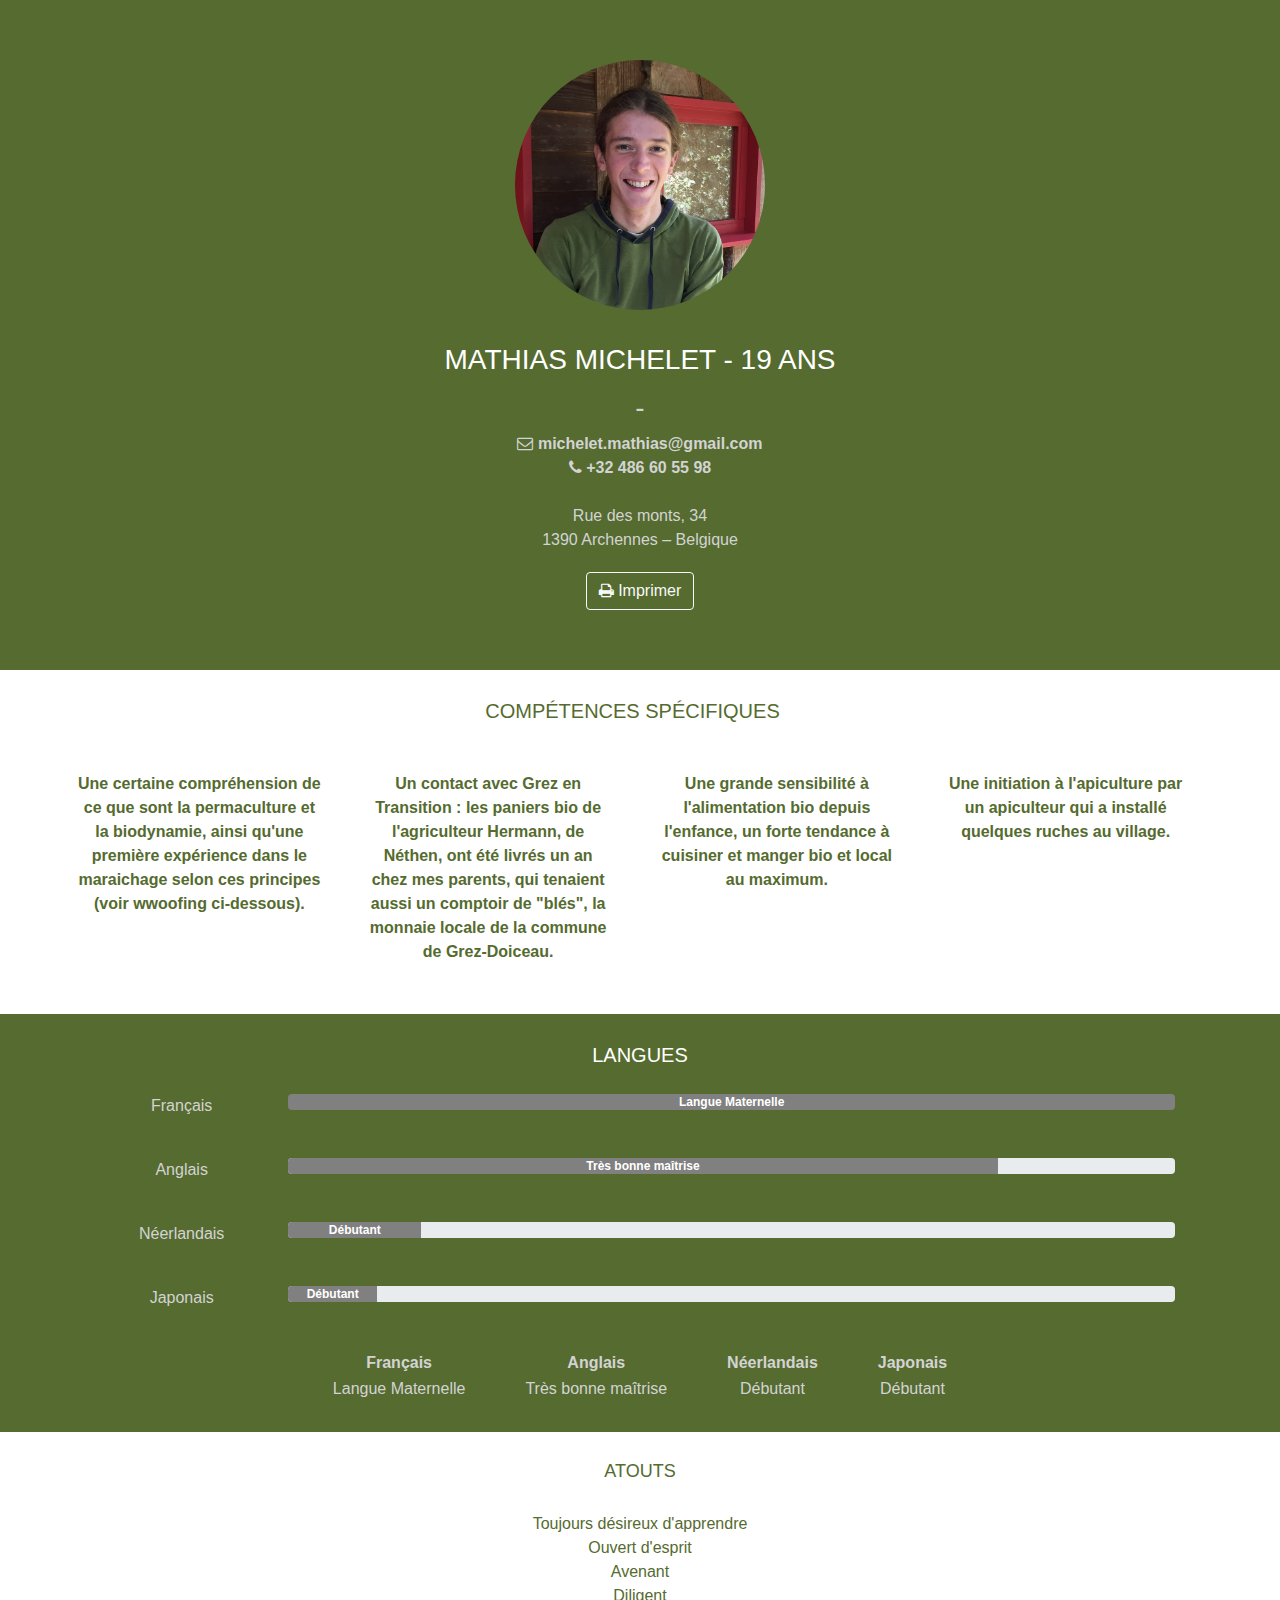
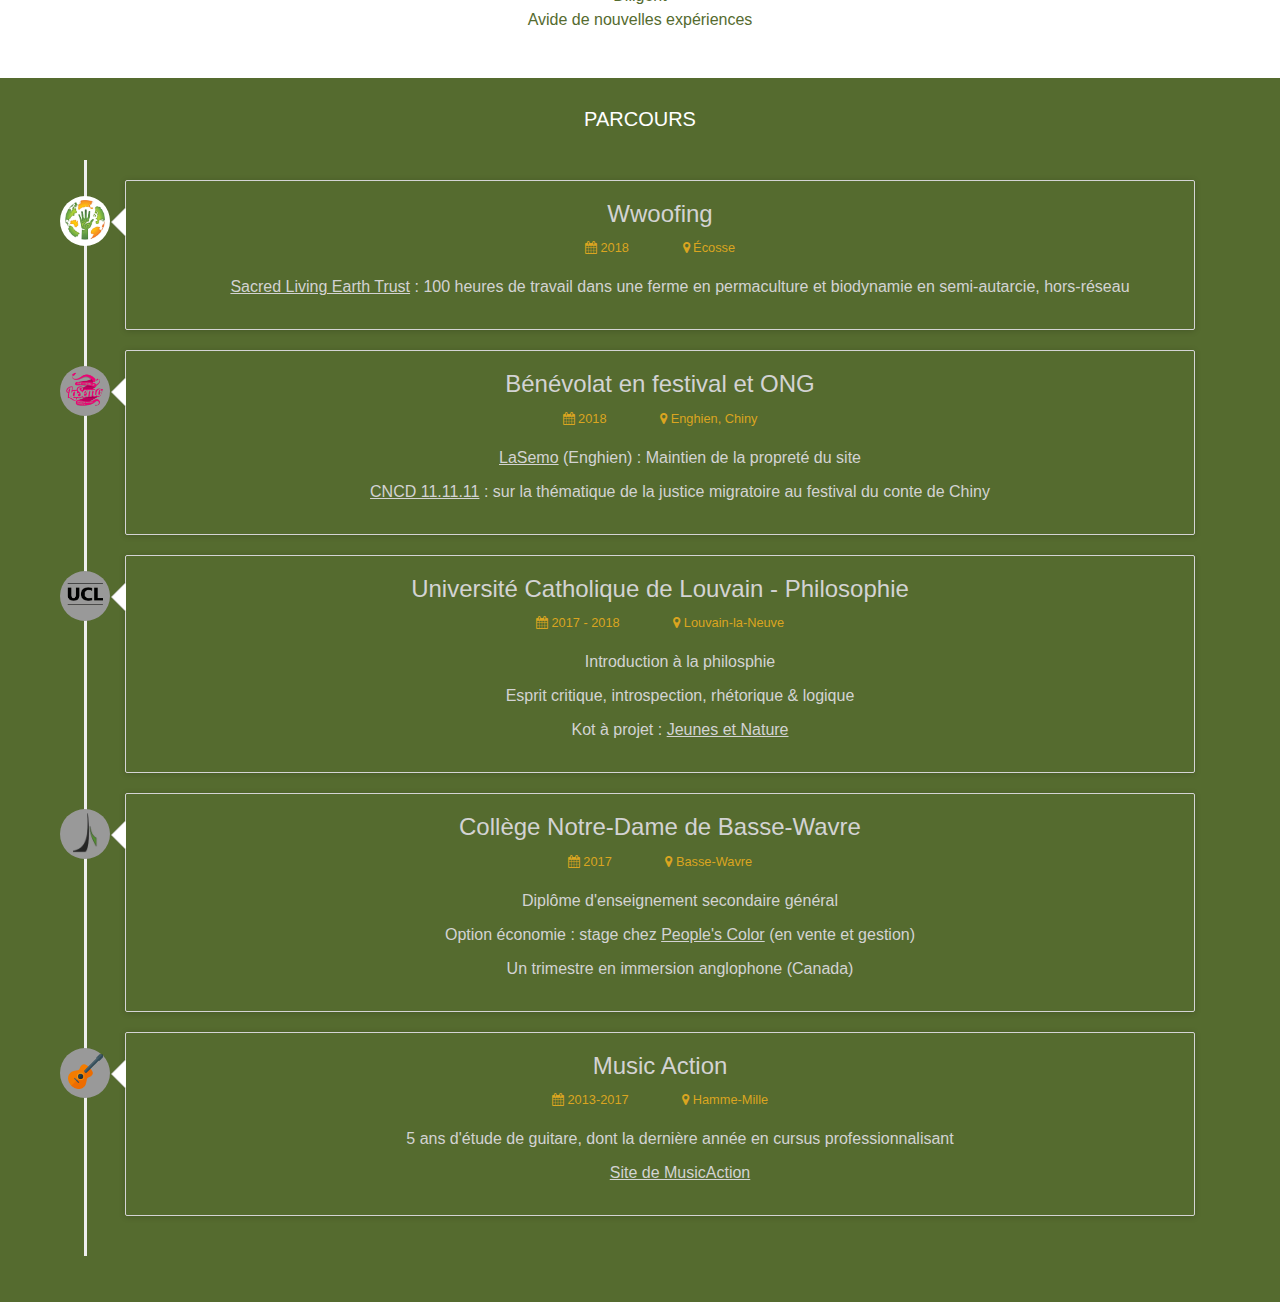
<file: index.html>
<!DOCTYPE html>
<html>
<head>
	<title>Mathias Michelet</title>
	<!-- Required meta tags -->
    <meta charset="utf-8">
    <meta name="viewport" content="width=device-width, initial-scale=1, shrink-to-fit=no">
    <link rel="stylesheet" href="timeline2.css">

    <!-- Bootstrap -->
	<link rel="stylesheet" href="bootstrap.css">
	<link rel="stylesheet" href="style.css">
	<script src="https://code.jquery.com/jquery-3.2.1.slim.min.js" integrity="sha384-KJ3o2DKtIkvYIK3UENzmM7KCkRr/rE9/Qpg6aAZGJwFDMVNA/GpGFF93hXpG5KkN" crossorigin="anonymous"></script>
	<script src="https://cdnjs.cloudflare.com/ajax/libs/popper.js/1.11.0/umd/popper.min.js" integrity="sha384-b/U6ypiBEHpOf/4+1nzFpr53nxSS+GLCkfwBdFNTxtclqqenISfwAzpKaMNFNmj4" crossorigin="anonymous"></script>
	<script src="https://maxcdn.bootstrapcdn.com/bootstrap/4.0.0-beta/js/bootstrap.min.js" integrity="sha384-h0AbiXch4ZDo7tp9hKZ4TsHbi047NrKGLO3SEJAg45jXxnGIfYzk4Si90RDIqNm1" crossorigin="anonymous"></script>
	<link rel="stylesheet" href="https://cdnjs.cloudflare.com/ajax/libs/font-awesome/4.7.0/css/font-awesome.min.css">

	<script type="text/javascript" src="script.js"></script>
	<!--<script type="text/javascript" src="traduction.js"></script>-->

</head>
<body id="body">
	<!--<nav class="navbar sticky-top navbar-expand-lg navbar-dark bg-dark">
		<div class="container">
			<a class="navbar-brand" href="#">Antonin Riche</a>
			<button class="navbar-toggler" type="button" data-toggle="collapse" data-target="#navbarToggler" aria-controls="navbarToggler" aria-expanded="false" aria-label="Toggle navigation">
				<span class="navbar-toggler-icon"></span>
			</button>
		</div>
		<div class="collapse navbar-collapse" id="navbarToggler">
			<ul class="navbar-nav mr-auto mt-2 mt-lg-0">
			  <li class="nav-item">
			    <a class="nav-link" href="#">Compétences</a>
			  </li>
			</ul>
		</div>
	</nav>-->

	<div class="container-fluid primary" id="section_head">
		<!--<div class="pull-right row noPrint">
			<select class="form-control" id="lang_field">
				<option value="fr">FR</option>
				<option value="en">EN</option>
			</select>
		</div>-->
		<div class="container">
			<img src="id.JPG" class="image-circle">
			<h1>Mathias Michelet - 19 ans</h1>
			<!--<h2>Recherche un job étudiant dans le maraichage bio jusqu'au 13 septembre</h2>-->
			<h3> - </h3>
			<!--<h2 traduction="dev">- Développeur -</h2>-->
			<div>
					<a href="mailto:michelet.mathias@gmail.com" ><i class="fa fa-envelope-o"></i> michelet.mathias@gmail.com</a><br>
					<a href="tel:+32486605598" ><i class="fa fa-phone"></i> +32 486 60 55 98</a>
			</div>
			<br>
			<div>
				Rue des monts, 34<br>
				1390 Archennes – <span traduction="belgium">Belgique</span>

			</div>

			<div id="editor"></div>
			<div class="noPrint">
				<!--<a href="CV.pdf" target="_blank">-->
				<button class="btn btn-outline-light" id="download" ><i class="fa fa-print"></i> <span traduction="download" onclick="print()">Imprimer</span></button>
				<!--</a>-->
			</div>
			<div class="noScreen">
				<br>
				<button class="btn btn-outline-dark"><a>mathiis1999.github.io/CV/</a></button>
			</div>
		</div>
	</div>
	<div class="container-fluid contrast" id="section_skills">
		<div class="container" style="padding-left: 0px;">
			<h1 traduction="skills">Compétences spécifiques</h1>
			<div class="row noPrint">
				<div class="col-sm-3 cell">
 					<b class="skill">Une certaine compréhension de ce que sont la permaculture et la biodynamie, ainsi qu'une première expérience dans le maraichage selon ces principes (voir wwoofing ci-dessous).</b>
				</div>
				<div class="col-sm-3 cell">
 					<b class="skill">Un contact avec Grez en Transition : les paniers bio de l'agriculteur Hermann, de Néthen, ont été livrés un an chez mes parents, qui tenaient aussi un comptoir de "blés", la monnaie locale de la commune de Grez-Doiceau.</b>
				</div>
				<div class="col-sm-3 cell">
					<b class="skill">Une grande sensibilité à l'alimentation bio depuis l'enfance, un forte tendance à cuisiner et manger bio et local au maximum.</b>
				</div>
				<div class="col-sm-3 cell">
 					<b class="skill">Une initiation à l'apiculture par un apiculteur qui a installé quelques ruches au village.</b>
				</div>
			</div>
			<div class="noScreen" id="print_skills"></div>
		</div>
	</div>
	<!--<span class="noPrint"><hr></span>-->

	<div class="container-fluid primary" id="section_langue">
		<div class="container">
			<h1 traduction="languages" >Langues</h1>
			<div class="noPrint" id="languages_screen">
				<div class="row cell">
					<div class="col-sm-2">
						<span traduction="french" >Français</span>
					</div>
					<div class="col-sm-10">
						<div class="progress">
								<div class="progress-bar" role="progressbar" style="width: 100%; background-color: gray;" aria-valuenow="100" aria-valuemin="0" aria-valuemax="100">
									<b traduction="mother-tongue">Langue Maternelle</b>
								</div>
						</div>
					</div>
				</div>
				<div class="row cell">
					<div class="col-sm-2" >
						<span traduction="english" >Anglais</span>
					</div>
					<div class="col-sm-10">
						<div class="progress">
								<div class="progress-bar" role="progressbar" style="width: 80%;background-color: gray;" aria-valuenow="65" aria-valuemin="0" aria-valuemax="100">
									<b>Très bonne maîtrise</span></b>
								</div>
						</div>
					</div>
				</div>
				<div class="row cell">
					<div class="col-sm-2" >
						<span traduction="english" >Néerlandais</span>
					</div>
					<div class="col-sm-10">
						<div class="progress">
								<div class="progress-bar" role="progressbar" style="width: 15%;background-color: gray;" aria-valuenow="65" aria-valuemin="0" aria-valuemax="100">
									<b>Débutant</span></b>
								</div>
						</div>
					</div>
				</div>
				<div class="row cell">
					<div class="col-sm-2" >
						<span traduction="english" >Japonais</span>
					</div>
					<div class="col-sm-10">
						<div class="progress">
								<div class="progress-bar" role="progressbar" style="width: 10%;background-color: gray;" aria-valuenow="65" aria-valuemin="0" aria-valuemax="100">
									<b>Débutant</span></b>
								</div>
						</div>
					</div>
				</div>
			</div>
			<div class="noPrint languages_print" id="languages_print">
				<center>
					<table>
						<tr>
							<td><b><span traduction="french" >Français</span></b></td>
							<td><b><span traduction="english" >Anglais</span></b></td>
							<td><b><span traduction="english" >Néerlandais</span></b></td>
							<td><b><span traduction="english" >Japonais</span></b></td>
						</tr>
						<tr>
							<td><span traduction="mother-tongue" >Langue Maternelle</span></td>
							<td>Très bonne maîtrise</td>
							<td>Débutant</td>
							<td>Débutant</td>
						</tr>
					</table>
				</center>
			</div>
			<div class="noScreen languages_print">
				<center>
					<table>
						<tr>
							<td><b><span traduction="french" >Français</span></b></td>
							<td><b><span traduction="english" >Anglais</span></b></td>
							<td><b><span traduction="english" >Néerlandais</span></b></td>
							<td><b><span traduction="english" >Japonais</span></b></td>
						</tr>
						<tr>
							<td><span traduction="mother-tongue" >Langue Maternelle</span></td>
							<td>Très bonne maitrise</td>
							<td>Débutant</td>
							<td>Débutant</td>
						</tr>
					</table>
				</center>
			</div>
		</div>
	</div>

	<div class="container-fluid contrast" id="section_soft_skills">
		<div class="container">
			<h2 traduction="soft_skills" >Atouts</h2>
			<ul style="list-style: none; padding-left: 0px; margin-top: 30px;">
				<li traduction="Curious">Toujours désireux d'apprendre</li>
				<li traduction="Open minded">Ouvert d'esprit</li>
				<li traduction="persistent" >Avenant</li>
				<li traduction="reliable">Diligent</li>
				<li traduction="challenge">Avide de nouvelles expériences</li>
			</ul>
		</div>
	</div>

	<div class="container-fluid primary" id="section_experience">
		<div class="container">
			<h1 traduction="experience">Parcours</h1>

			<ul class="timeline">
				<li>
					<div class="timeline-badge white"><img class="greyOnPrint" style="margin-top: -5px;" width=40 src="images/woofing.png" /></div>
					<div class="timeline-panel">
					<div class="timeline-heading">
						<h4 class="timeline-title">Wwoofing</h4>
						<p><small class="text-muted"><i class="fa fa-calendar"></i> 2018
						<span style="margin-right: 50px;"></span>
						<i class="fa fa-map-marker"></i> <span traduction="waver">Écosse</span></small></p>
					</div>
					<div class="timeline-body">
						<p>
							<ul class="timeline-list">
								<li traduction="ipes_content"> <a href="https://sacredlivingearthtrust.org" class="link">Sacred Living Earth Trust</a> : 100 heures de travail dans une ferme en permaculture et biodynamie en semi-autarcie, hors-réseau</li>
							</ul>
						</p>
					</div>
					</div>
				</li>
				<li>
					<div class="timeline-badge"><img class="greyOnPrint" style="margin-top: -5px;" width=40 src="images/festival.png" /></div>
					<div class="timeline-panel">
					<div class="timeline-heading">
						<h4 class="timeline-title">Bénévolat en festival et ONG</h4>
						<p><small class="text-muted"><i class="fa fa-calendar"></i> 2018
						<span style="margin-right: 50px;"></span>
						<i class="fa fa-map-marker"></i> <span traduction="waver">Enghien, Chiny</span></small></p>
					</div>
					<div class="timeline-body">
						<p>
							<ul class="timeline-list">
								<li traduction="ipes_content"><a href="https://www.lasemo.be/mission-valeurs/" class="link">LaSemo</a> (Enghien) : Maintien de la propreté du site </li>
								<li><a href="https://www.cncd.be/-campagne-justice-migratoire-" class="link">CNCD 11.11.11</a> : sur la thématique de la justice migratoire au festival du conte de Chiny</li>
							</ul>
						</p>
					</div>
					</div>
				</li>
				<li>
					<div class="timeline-badge"><img class="greyOnPrint" style="margin-top: -5px;" width=40 src="images/UCL.png" /></div>
					<div class="timeline-panel">
					<div class="timeline-heading">
						<h4 class="timeline-title" traduction="ipl" >Université Catholique de Louvain - Philosophie</h4>
						<p><small class="text-muted"><i class="fa fa-calendar"></i> 2017 - 2018
						<span style="margin-right: 50px;"></span>
						<i class="fa fa-map-marker"></i> <span traduction="brussels">Louvain-la-Neuve</span></small></p>
					</div>
					<div class="timeline-body">
						<p>
							<ul class="timeline-list" traduction="ipl_content">
								<li>Introduction à la philosphie</li>
								<li>Esprit critique, introspection, rhétorique & logique</li>
								<li>Kot à projet : <a href="http://kapuclouvain.be/portfolio-items/kot-jeunes-et-nature/"><u class="link">Jeunes et Nature</u></a></li>
							</ul>
						</p>
					</div>
					</div>
				</li>
				<li>
					<div class="timeline-badge"><img class="greyOnPrint" style="margin-top: -5px;" width=25 src="images/cndbw.png" /></div>
					<div class="timeline-panel">
					<div class="timeline-heading">
						<h4 class="timeline-title">Collège Notre-Dame de Basse-Wavre</h4>
						<p><small class="text-muted"><i class="fa fa-calendar"></i> 2017
						<span style="margin-right: 50px;"></span>
						<i class="fa fa-map-marker"></i> <span traduction="waver">Basse-Wavre</span></small></p>
					</div>
					<div class="timeline-body">
						<p>
							<ul class="timeline-list">
								<li traduction="ipes_content">Diplôme d'enseignement secondaire général</li>
								<li>Option économie : stage chez <a href="http://www.peoplescolor.eu"><u class="link">People's Color</u></a> (en vente et gestion)</li>
								<li>Un trimestre en immersion anglophone (Canada)</li>
							</ul>
						</p>
					</div>
					</div>
				</li>
				<li>
					<div class="timeline-badge"><img class="greyOnPrint" style="margin-top: -5px;" width=35 src="images/guitar.png" /></div>
					<div class="timeline-panel">
					<div class="timeline-heading">
						<h4 class="timeline-title">Music Action</h4>
						<p><small class="text-muted"><i class="fa fa-calendar"></i> 2013-2017
						<span style="margin-right: 50px;"></span>
						<i class="fa fa-map-marker"></i> <span traduction="waver">Hamme-Mille</span></small></p>
					</div>
					<div class="timeline-body">
						<p>
							<ul class="timeline-list">
								<li traduction="ipes_content">5 ans d'étude de guitare, dont la dernière année en cursus professionnalisant</li>
								<li class="noPrint"><a href="http://www.musicactionpro.be/FR/guitare.awp" class="link">Site de MusicAction</a></li>
							</ul>
						</p>
					</div>
					</div>
				</li>
			</ul>
		</div>
	</div>

	<!--<div class="container-fluid" id="section4">
		<div class="container">
			<h1>Portfolio</h1>

			<div class="row">
				<div class="col-lg-3 col-md-4 col-sm-6" >
					<a href="http://bonachatmaurice.com">
						<div class="mycard">
							<img class="card-img-top" src="portfolio/bonachatmaurice.com.jpg" alt="Card image cap"><br>
							<center>bonachatmaurice.com</center>
						</div>
					</a>
				</div>
			</div>
			
		</div>
	</div>

	<div class="container-fluid contrast" id="section_contact">
		<div class="container">
			<h1>Contact</h1>
				<!--<div class="noPrint">
					<form>
						<div class="row">
							<div class="col-md-6">
								<div class="form-group">
									<label for="contact_name">Nom : </label>
									<input type="text" class="form-control" id="contact_name" aria-describedby="name" placeholder="Votre nom">
								</div>
								<div class="form-group">
									<label for="contact_email">Email : </label>
									<input type="email" class="form-control" id="contact_email" aria-describedby="email" placeholder="Votre email">
								</div>
								<button class="btn btn-outline-light" id="sendButon">Envoyer</button>
							</div>
							<div class="col-md-6">
								<div class="form-group">
									<label for="contact_message">Message : </label>
									<textarea class="form-control" id="contact_message" rows="10"></textarea>
								</div>
							</div>
						</div>
					</form>
					<hr>
				</div>-->
			<!--<center>
				<ul>
					<li><a href="mailto:michelet.mathias@gmail.com"><i class="fa fa-envelope-o"></i> michelet.mathias@gmail.com</li>
					<li><a href="tel:+32486605598"><i class="fa fa-phone"></i> +32 486 60 55 98</li>
				</ul>-->
			</center>

		</div>
		<!--<hr>-->
	</div>


</body>
</html>
</file>
<file: timeline2.css>
.timeline {
  list-style: none;
  padding: 20px 0 20px;
  position: relative;
}
.timeline:before {
  top: 0;
  bottom: 0;
  position: absolute;
  content: " ";
  width: 3px;
  background-color: #eeeeee;
  left: 0%;
  margin-left: -1.5px;
}
.timeline > li {
  margin-bottom: 20px;
  position: relative;
}
.timeline > li:before,
.timeline > li:after {
  content: " ";
  display: table;
}
.timeline > li:after {
  clear: both;
}
.timeline > li:before,
.timeline > li:after {
  content: " ";
  display: table;
}
.timeline > li:after {
  clear: both;
}
.timeline > li > .timeline-panel {
  width: calc(100% - 40px);
  float: right;
  border: 1px solid #d4d4d4;
  border-radius: 2px;
  padding: 20px;
  position: relative;
  -webkit-box-shadow: 0 1px 6px rgba(0, 0, 0, 0.175);
  box-shadow: 0 1px 6px rgba(0, 0, 0, 0.175);
}
.timeline > li > .timeline-panel:before {
  position: absolute;
  top: 26px;
  display: inline-block;
  border-top: 15px solid transparent;
  border-left: 15px solid #ccc;
  border-right: 0 solid #ccc;
  border-bottom: 15px solid transparent;
  content: " ";
  border-left-width: 0;
  border-right-width: 15px;
  left: -15px;
  right: auto;
}
.timeline > li > .timeline-panel:after {
  position: absolute;
  top: 27px;
  display: inline-block;
  border-top: 14px solid transparent;
  border-left: 14px solid #fff;
  border-right: 0 solid #fff;
  border-bottom: 14px solid transparent;
  content: " ";
  border-left-width: 0;
  border-right-width: 14px;
  left: -14px;
  right: auto;
}
.timeline > li > .timeline-badge {
  color: #fff;
  width: 50px;
  height: 50px;
  line-height: 50px;
  font-size: 1.4em;
  text-align: center;
  position: absolute;
  top: 16px;
  left: 0%;
  margin-left: -25px;
  background-color: #999999;
  z-index: 100;
  border-top-right-radius: 50%;
  border-top-left-radius: 50%;
  border-bottom-right-radius: 50%;
  border-bottom-left-radius: 50%;
}

.timeline-badge.primary {
  background-color: #2e6da4 !important;
}
.timeline-badge.success {
  background-color: #3f903f !important;
}
.timeline-badge.warning {
  background-color: #f0ad4e !important;
}
.timeline-badge.danger {
  background-color: #d9534f !important;
}
.timeline-badge.info {
  background-color: #5bc0de !important;
}
.timeline-title {
  margin-top: 0;
  color: inherit;
}
.timeline-body{
  page-break-inside:avoid;
}
.timeline-body > p,
.timeline-body > ul {
  margin-bottom: 0;
}
.timeline-body > p + p {
  margin-top: 5px;
}

.timeline-list{
  list-style: none;
}
.timeline-list li{
  margin-bottom: 10px;
}
</file>
<file: style.css>
:root {
  --primary-color: darkolivegreen;

  --contrast-color: white;
  --contrast-color2: lightgrey;

  --title-familly: Arial;
}

.primary{
	background-color: var(--primary-color);
	color: var(--contrast-color2);
	text-align: center;
	padding: 30px;
	page-break-inside:avoid;
}
.primary h1{
	font-family: var(--title-familly);
	color: var(--contrast-color);
	text-transform: uppercase;

	font-size: 20px;
	margin-bottom: : 30px;
}
.contrast{
	background-color: var(--contrast-color);
	color: var(--primary-color);
	text-align: center;
	padding: 30px;
	page-break-inside:avoid;
}
.contrast h1{
	font-family: var(--title-familly);
	text-transform: uppercase;

	font-size: 20px;
	margin-bottom: 30px;
}

#section_head{
	padding: 60px;
}
#section_head a{
	font-weight: bold;
	color: var(--contrast-color2);
}
#section_head .image-circle{
	margin-bottom: 25px;
	width: 70%;
	max-width: 250px;
}
#section_head h1{
	font-size: 28px;
	padding: 10px;
}
#section_head h2{
	font-size: 20px;
	font-family: Avantgarde;
}
#download{
	margin-top: 20px;
	cursor: pointer;
}

#section_soft_skills{
	padding-top: 5px;
}
#section_soft_skills h2{
	font-family: var(--title-familly);
	text-transform: uppercase;

	font-size: 18px;
	margin-bottom: 15px;
	margin-top: 25px;
}
#section_experience h1{
	font-size: 20px;
	margin-bottom: 30px;
}

#section_contact{

}
#section_contact h1{
	font-size: 20px;
	margin-bottom: 30px;
}

#section_contact hr{
	display: block;
    height: 1px;
    border: 0;
    border-top: 1px solid #ccc;
    margin: 1em 0;
    padding: 0; 
}
#section_contact ul{
	list-style: none;
	text-align: center;
	display:table-row;
}
#section_contact li{
	display: table-cell;
    list-style-type: none;
    margin: 10px;
    padding-left: 15px;
    padding-right: : 15px;
    vertical-align: middle;
}
#section_contact i{
	font-size: 22px;
}
a{
	color: inherit;
}



.image-circle{
	border-radius: 50%;
}
.cell{
	padding: 20px;
}
.mycard{
	padding: 20px;
	margin: 10px;
	transition: .5s;
	filter: grayscale(100%);
	border-radius: 10%;
}
.mycard:hover{
	background: #F0F0F0;
	filter: grayscale(0%);
}
.mycard img{
	border-radius: 10%;
}


@media screen
{
    .noPrint{}
	.noScreen{display:none;}
	.link{
		text-decoration: underline;
	}
}

@media print
{
	.invertColorOnPrint{filter: invert(100%) !important}
	.greyOnPrint{filter: grayscale(100%);}
    .noPrint{display:none;}
    .noScreen{}
	.link{text-decoration: none;}
	.text-muted{
		color: initial !important;
	}
}

@media print{
	*{
		color: black !important;
	}

	.primary, .contrast{
		padding: 15px;
	}

	h1, h2{
		font-weight: bold;
	}
}

#lang_field{
	background-color: inherit;
	border-color: white;
	color: white;
	cursor: pointer;
}
#lang_field option{
	color: black;
}
.languages_print{
	margin-top: 20px;
}
.languages_print td{
	padding-left: 30px;
	padding-right: 30px;
	/*display: inline;*/
	text-align: center;
}

#section_contact a{
	color: inherit;
}

.black{
	background-color: black !important;
}
.pink{
	background-color: rgb(193, 0, 97) !important;
}
.white{
	background-color: white !important;
}
</file>
